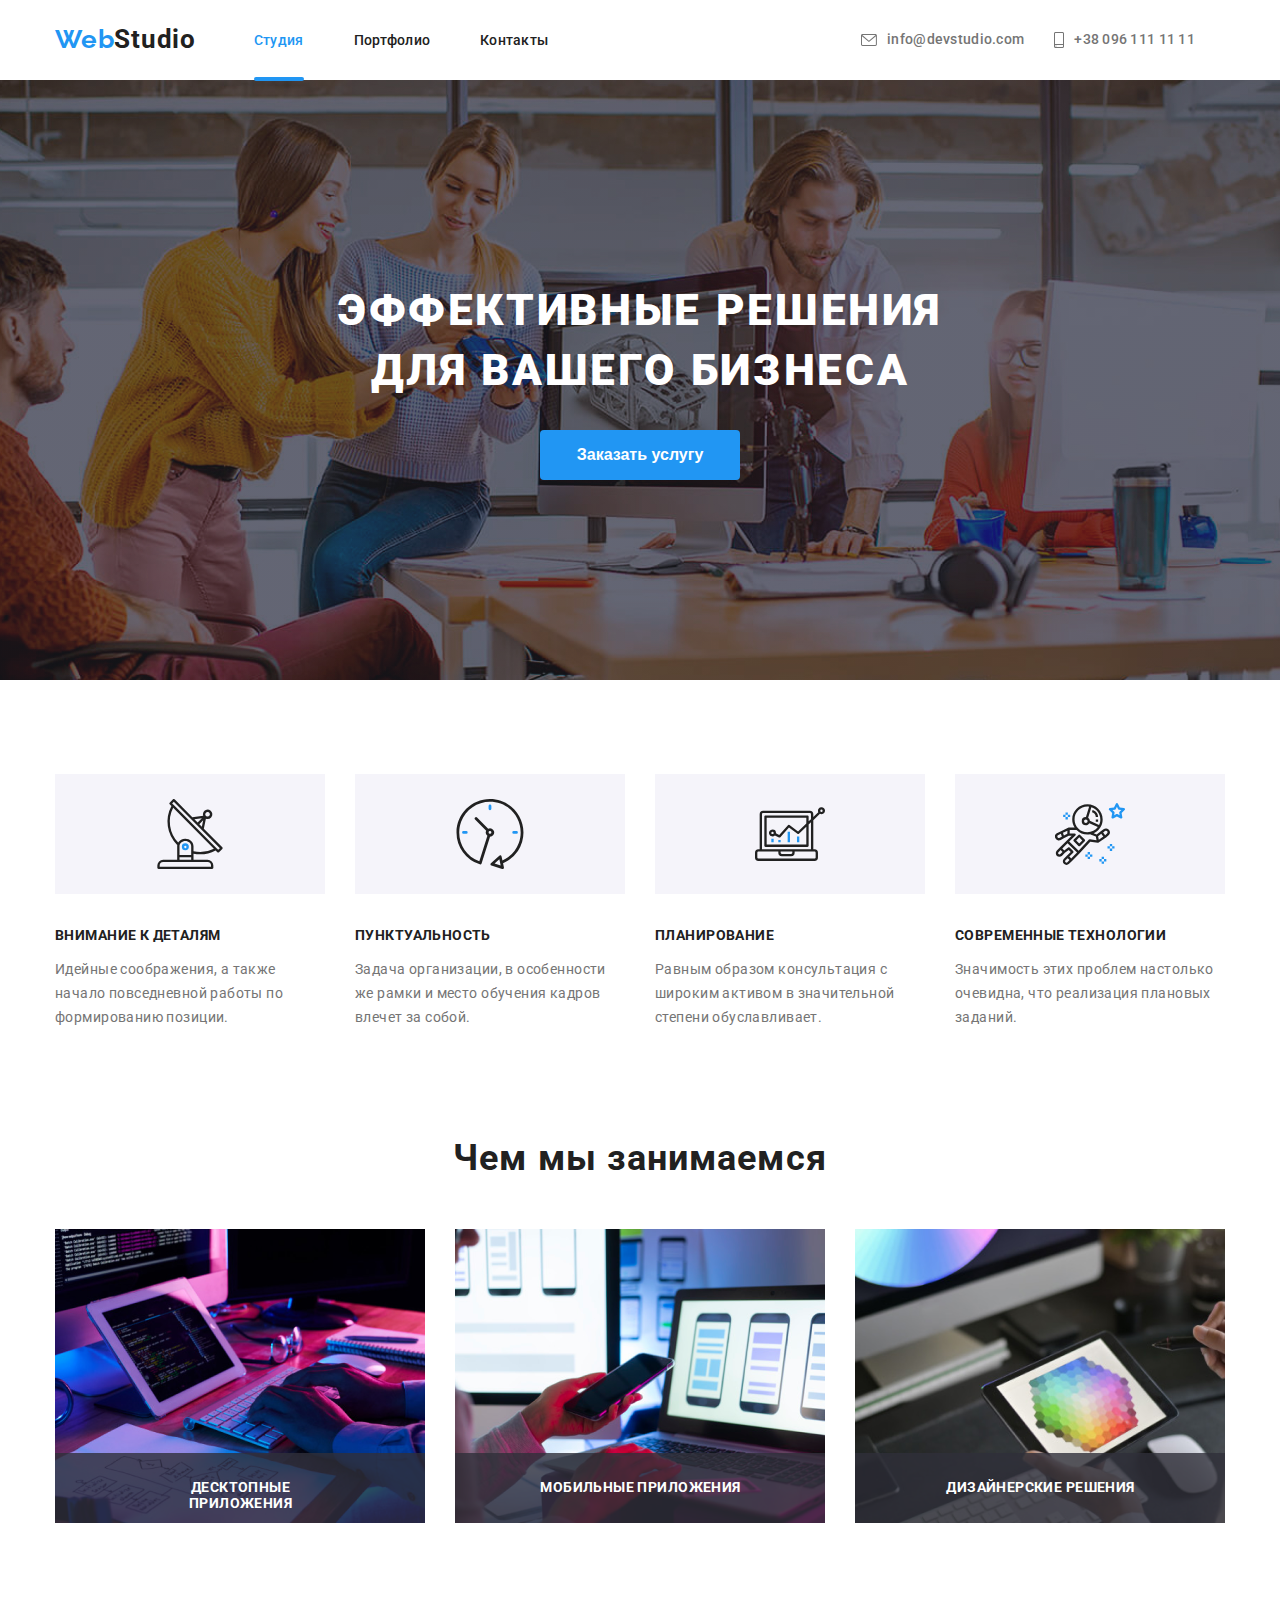
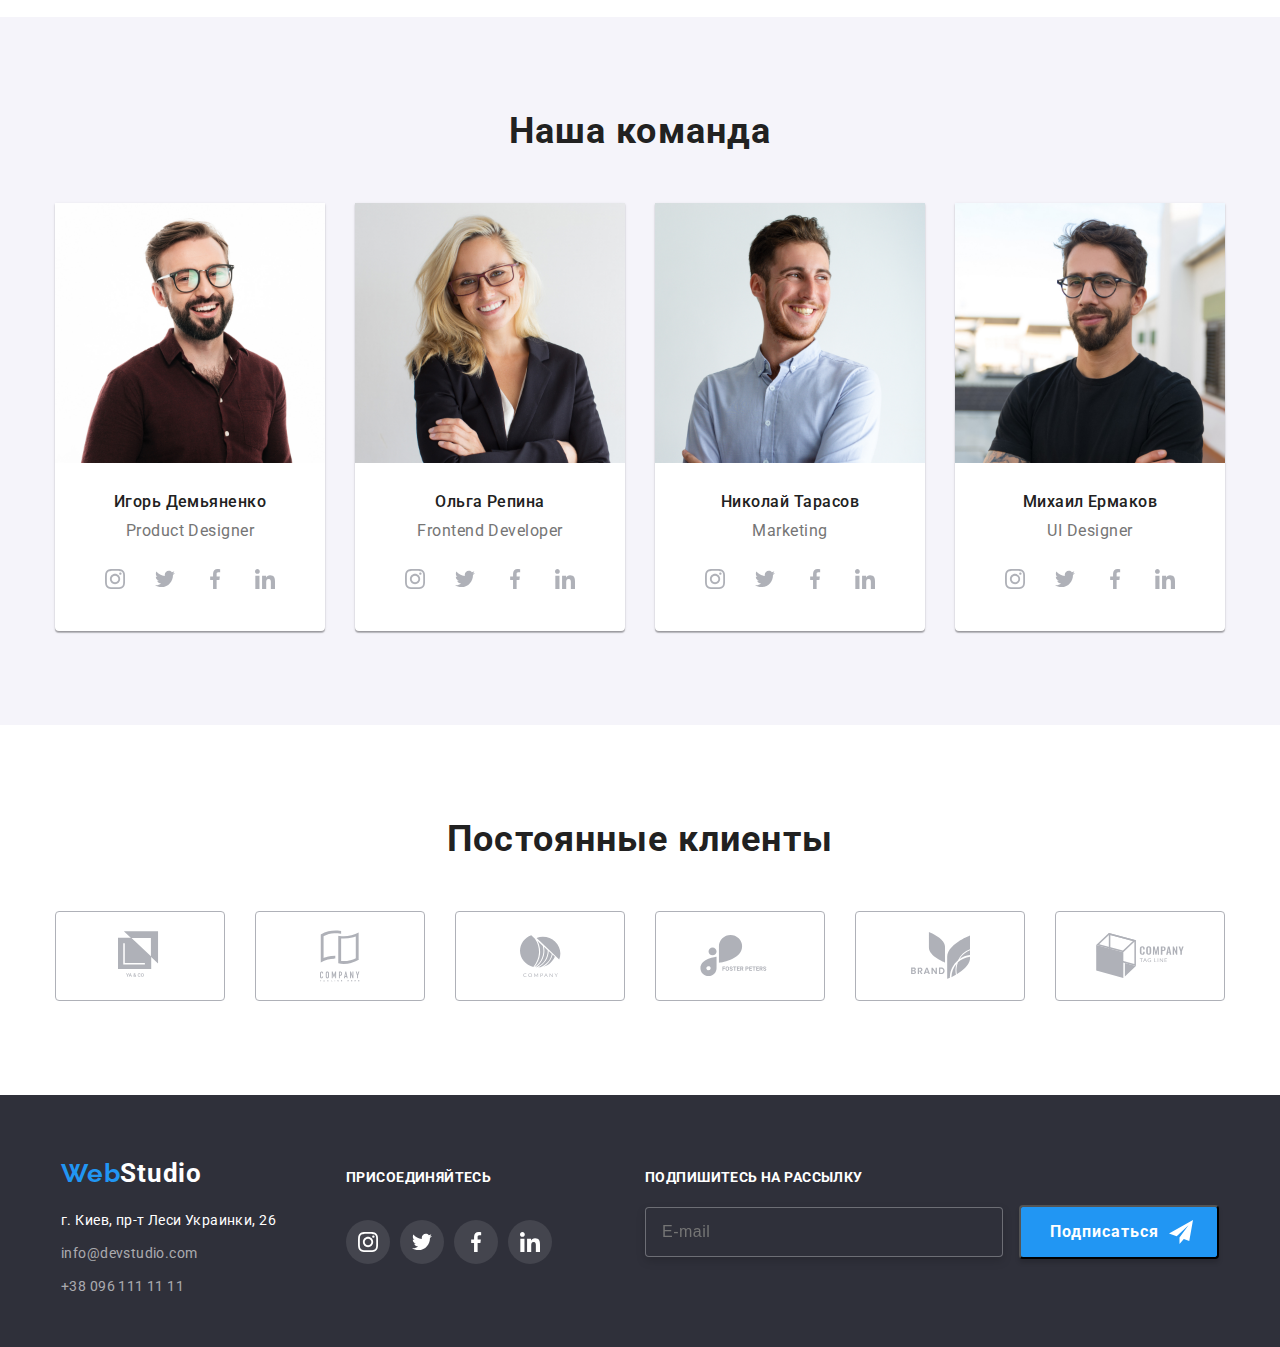
<file: index.html>
<!DOCTYPE html>
<html lang="ru">
  <head>
    <meta charset="UTF-8" />
    <meta name="viewport" content="width=device-width, initial-scale=1.0" />
    

    <title>Web Studio</title>
    <link rel="normalize" href="./css/normalize.css">
    <link rel="stylesheet" href="./css/style.css">
    <link
      href="https://fonts.googleapis.com/css2?family=Oleo+Script&family=Raleway:wght@700&family=Roboto:wght@400;500;700&display=swap"
      rel="stylesheet">
  </head>
  <body>
    <header>
      <!--ШАПКА САЙТА-->
      <div class="container">
        <nav class="container-head">
          <a class="logo link" href="./index.html"><span>Web</span>Studio</a>
          <ul class="nav list">
            <li><a class="nav-link-active link" href="#">Студия</a></li>
            <li><a class="nav-link link" href="./portfolio.html">Портфолио</a></li>
            <li><a class="nav-link link" href="#">Контакты</a></li>
          </ul>
        
          <ul class="list nav items">
            <li class="list nav items">
              <div class="contacts-nav">
                <svg class="nav-icon-mail" width="16" height="12">
                  <use class="icon-mail" href="./images/sprite.svg#icon-mail"></use>
                </svg>
                <a class="nav-mail link" href="mailto:info@devstudio.com">info@devstudio.com</a>
              </div>
            </li>
              
            <li class="list nav items">
              <div class="contacts-nav">
                <svg class="nav-icon-tel" width="10" height="16">
                  <use class="icon-tel" href="./images/sprite.svg#icon-tel"></use>
                </svg>
                <a class="nav-tel link" href="tel:380961111111">+38 096 111 11 11</a>
              </div>
            </li>
          </ul>
        </nav>
      </div>
    </header>
    <!--КОНЕЦ ШАПКИ-->

    <main>
        <section class="hero">
          <!--HERO БЛОК-->
          <div class="container">
            <h1 class="hero-h">Эффективные решения для вашего бизнеса</h1>
            <button data-modal-open class="hero-btn">Заказать услугу</button>
          </div>
          
        </section>
        <!--КОНЕЦ HERO БЛОК-->
      

      <section class="work">
        <!--ЧЕМ ЗАНИМАЕМСЯ-->
        <div class="container">
            <ul class="work-list list">
              <li class="work-items">
                <div class="work-icons first"></div>
                <h3 class="work-head">Внимание к деталям</h3>
                <p class="work-text">
                  Идейные соображения, а также начало повседневной работы по
                  формированию позиции.
                </p>
              </li>
              <li class="work-items">
                <div class="work-icons second"></div>
                <h3 class="work-head">Пунктуальность</h3>
                <p class="work-text">
                  Задача организации, в особенности же рамки и место обучения кадров
                  влечет за собой.
                </p>
              </li>
              <li class="work-items">
                <div class="work-icons third"></div>
                <h3 class="work-head">Планирование</h3>
                <p class="work-text">
                  Равным образом консультация с широким активом в значительной
                  степени обуславливает.
                </p>
              </li>
              <li class="work-items">
                <div class="work-icons fourth"></div>
                <h3 class="work-head">Современные технологии</h3>
                <p class="work-text">
                  Значимость этих проблем настолько очевидна, что реализация
                  плановых заданий.
                </p>
              </li>
            </ul>
        </div>
        
        
        <h2 class="whatwedo">Чем мы занимаемся</h2>
        <ul class="list list-items">
          <li class="list-item"><img src="./images/wwd1.png" alt="our work" />
          <p class="wedo-label">Десктопные приложения</p>
          </li>
          <li class="list-item"><img src="./images/wwd2.png" alt="our work" />
          <p class="wedo-label">Мобильные приложения</p>
          </li>
          <li class="list-item"><img src="./images/wwd3.png" alt="our work" />
          <p class="wedo-label">Дизайнерские решения</p>
          </li>
        </ul>
      </section>
      <!--КОНЕЦ ЧЕМ МЫ ЗАНИМАЕМСЯ-->

      <section class="team">
        <!--НАША КОМАНДА-->
        <h2 class="team-title">Наша команда</h2>
        <ul class="team-list list">
          <li class="team-card">
              <div>
                <img src="./images/team1.jpg" alt="фото Игорь Демьяненко" width="270"/>
                <div>
                  <h3 class="team-name">Игорь Демьяненко</h3>
                  <p class="team-pos">Product Designer</p>
                </div>
                <div class="social-links">
                    <div class="social-link">
                      <svg class="social-icon">
                        <use href="./images/sprite.svg#icon-instagram"></use>
                      </svg>
                    </div>
                    <div class="social-link">
                      <svg class="social-icon">
                        <use href="./images/sprite.svg#icon-twitter"></use>
                      </svg>
                    </div>
                    <div class="social-link">
                      <svg class="social-icon">
                        <use href="./images/sprite.svg#icon-facebook"></use>
                      </svg>
                    </div>
                    <div class="social-link">
                      <svg class="social-icon">
                        <use href="./images/sprite.svg#icon-linkedin"></use>
                      </svg>
                    </div>
                  </div>
                
                </div>
          </li>
          <li class="team-card">
            <div>
              <img src="./images/team2.jpg" alt="фото Ольга Репина" width="270" />
              <div>
                <h3 class="team-name">Ольга Репина</h3>
                <p class="team-pos">Frontend Developer</p>
              </div>
              <div class="social-links">
                <div class="social-link">
                  <svg class="social-icon">
                    <use href="./images/sprite.svg#icon-instagram"></use>
                  </svg>
                </div>
                <div class="social-link">
                  <svg class="social-icon">
                    <use href="./images/sprite.svg#icon-twitter"></use>
                  </svg>
                </div>
                <div class="social-link">
                  <svg class="social-icon">
                    <use href="./images/sprite.svg#icon-facebook"></use>
                  </svg>
                </div>
                <div class="social-link">
                  <svg class="social-icon">
                    <use href="./images/sprite.svg#icon-linkedin"></use>
                  </svg>
                </div>
              </div>
            </div>
          </li>
          <li class="team-card">
            <div>
              <img src="./images/team3.jpg" alt="фото Николай Тарасов" width="270" />
              <div>
                <h3 class="team-name">Николай Тарасов</h3>
                <p class="team-pos">Marketing</p>
              </div>
              <div class="social-links">
                <div class="social-link">
                  <svg class="social-icon">
                    <use href="./images/sprite.svg#icon-instagram"></use>
                  </svg>
                </div>
                <div class="social-link">
                  <svg class="social-icon">
                    <use href="./images/sprite.svg#icon-twitter"></use>
                  </svg>
                </div>
                <div class="social-link">
                  <svg class="social-icon">
                    <use href="./images/sprite.svg#icon-facebook"></use>
                  </svg>
                </div>
                <div class="social-link">
                  <svg class="social-icon">
                    <use href="./images/sprite.svg#icon-linkedin"></use>
                  </svg>
                </div>
              </div>
            </div>
          </li>
          <li class="team-card">
            <div>
              <img src="./images/team4.jpg" alt="фото Михаил Ермаков" width="270" />
              <div>
                <h3 class="team-name">Михаил Ермаков</h3>
                <p class="team-pos">UI Designer</p>
              </div>
              <div class="social-links">
                <div class="social-link">
                  <svg class="social-icon">
                    <use href="./images/sprite.svg#icon-instagram"></use>
                  </svg>
                </div>
                <div class="social-link">
                  <svg class="social-icon">
                    <use href="./images/sprite.svg#icon-twitter"></use>
                  </svg>
                </div>
                <div class="social-link">
                  <svg class="social-icon">
                    <use href="./images/sprite.svg#icon-facebook"></use>
                  </svg>
                </div>
                <div class="social-link">
                  <svg class="social-icon">
                    <use href="./images/sprite.svg#icon-linkedin"></use>
                  </svg>
                </div>
              </div>
            </div>
          </li>
        </ul>
      </section>
      <!-- КОНЕЦ НАША КОМАНДА-->

      <!-- ПОСТОЯННЫЕ КЛИЕНТЫ -->
      <section>
        <div class="container">
          <h2 class="clients-title">Постоянные клиенты</h2>
          <ul class="clients list">
            <li class="client-card">
              <svg class="client-item" width="44.27" height="49.23">
                <use class="card-svg" href="./images/sprite.svg#icon-client1"></use>
              </svg>
            </li>
            <li class="client-card">
              <svg class="client-item" width="40" height="52">
                <use href="./images/sprite.svg#icon-client2"></use>
              </svg>
            </li>
            <li class="client-card">
              <svg class="client-item" width="41" height="42.6">
                <use href="./images/sprite.svg#icon-client3"></use>
              </svg>
            </li>
            <li class="client-card">
              <svg class="client-item" width="79.66" height="42.02">
                <use href="./images/sprite.svg#icon-client4"></use>
              </svg>
            </li>
            <li class="client-card">
              <svg class="client-item" width="59" height="47">
                <use href="./images/sprite.svg#icon-client5"></use>
              </svg>
            </li>
            <li class="client-card">
              <svg class="client-item" width="88.48" height="45.44">
                <use href="./images/sprite.svg#icon-client6"></use>
              </svg>
            </li>
          </ul>
        </div>
        
      </section>
      <!-- КОНЕЦ ПОСТОЯННЫЕ КЛИЕНТЫ -->
    </main>

    <footer class="footer">
      <!--ПОДВАЛ-->
      <div class="container footer-flex">
        <div>
          <a class="logo-footer link" href="./index.html"><span>Web</span>Studio</a>
          <ul class="list footer-list">
            <li>
              <a class="footer-adress link" href="https://goo.gl/maps/5Qw8rZGQF39L1Vfs9">г. Киев, пр-т Леси Украинки, 26</a>
            </li>
            <li>
              <a class="footer-contacts-mail link" href="mailto:info@devstudio.com">info@devstudio.com</a>
            </li>
            <li>
              <a class="footer-contacts-tel link" href="tel:380961111111"> +38 096 111 11 11</a>
            </li>
          </ul>
        </div>
        
          
          <div class="footer-social">
            <p class="footer-title">присоединяйтесь</p>

            <ul class="social-links-footer list">
              <li class="social-link-footer">
                <svg class="social-icon-footer">
                  <use href="./images/sprite.svg#icon-instagram"></use>
                </svg>
              </li>
              <li class="social-link-footer">
                <svg class="social-icon-footer">
                  <use href="./images/sprite.svg#icon-twitter"></use>
                </svg>
              </li>
              <li class="social-link-footer">
                <svg class="social-icon-footer">
                  <use href="./images/sprite.svg#icon-facebook"></use>
                </svg>
              </li>
              <li class="social-link-footer">
                <svg class="social-icon-footer">
                  <use href="./images/sprite.svg#icon-linkedin"></use>
                </svg>
              </li>
            </ul>
          </div>
          <div class="footer-form">
            <p class="footer-form-title">Подпишитесь на рассылку</p>
            <form class="form">
              <input class="form-input" type="text" placeholder="E-mail" />
            
              <button class="form-btn" type="submit">Подписаться</button>
            </form>
          </div>
          
      </div>
    </footer>
    <!--КОНЕЦ ПОДВАЛА-->

    <!--МОДАЛЬНОЕ ОКНО-->
    <div class="backdrop is-hidden" data-modal>
      <div class="modal">
        <div class="modal-container">
          <button class="modal-btn-close" data-modal-close>
            <svg class="svg-btn">
              <use href="./images/sprite.svg#icon-close"></use>
            </svg>
          </button>
          <form class="form">
            <p class="modal-title">Оставьте свои данные, мы вам перезвоним</p>
          
            <label class="form-field">
              <span class="form-field-label">Имя</span>
              <svg class="modal-form-icon">
                <use class="form-icon" href="./images/sprite.svg#icon-modal-name"></use>
              </svg>
              <input type="text" class="modal-form-input" name="name" required>
          
            </label>
          
            <label class="form-field">
              <span class="form-field-label">Телефон</span>
              <svg class="modal-form-icon">
                <use class="form-icon" href="./images/sprite.svg#icon-modal-tel"></use>
              </svg>
              <input type="tel" class="modal-form-input" name="tel" required>
          
            </label>
          
            <label class="form-field">
              <span class="form-field-label">Почта</span>
              <svg class="modal-form-icon">
                <use class="form-icon" href="./images/sprite.svg#icon-modal-email"></use>
              </svg>
              <input type="email" class="modal-form-input" name="email" required>
          
            </label>
            <label class="form-field">
              <span class="form-field-label">Комментарий</span>
              <textarea class="modal-form-input comment" name="comment" placeholder="Введите текст"></textarea>
            </label>
          
            <div class="form-check">
              <input type="checkbox" class="form-input-check" name="agreement" value="agreement" id="agreement">
              <label class="form-field-label" for="agreement">Соглашаюсь с рассылкой и принимаю <a href="#">Условия договора</a></label>
            </div>
          
          </form>
          

        </div>
        <button class="btn-modal-send">Отправить</button>
        
      </div>
      
    </div>
    <!--КОНЕЦ МОДАЛЬНОГО ОКНА-->
    <script src="./js/modal.js"></script>
  </body>
</html>
</file>
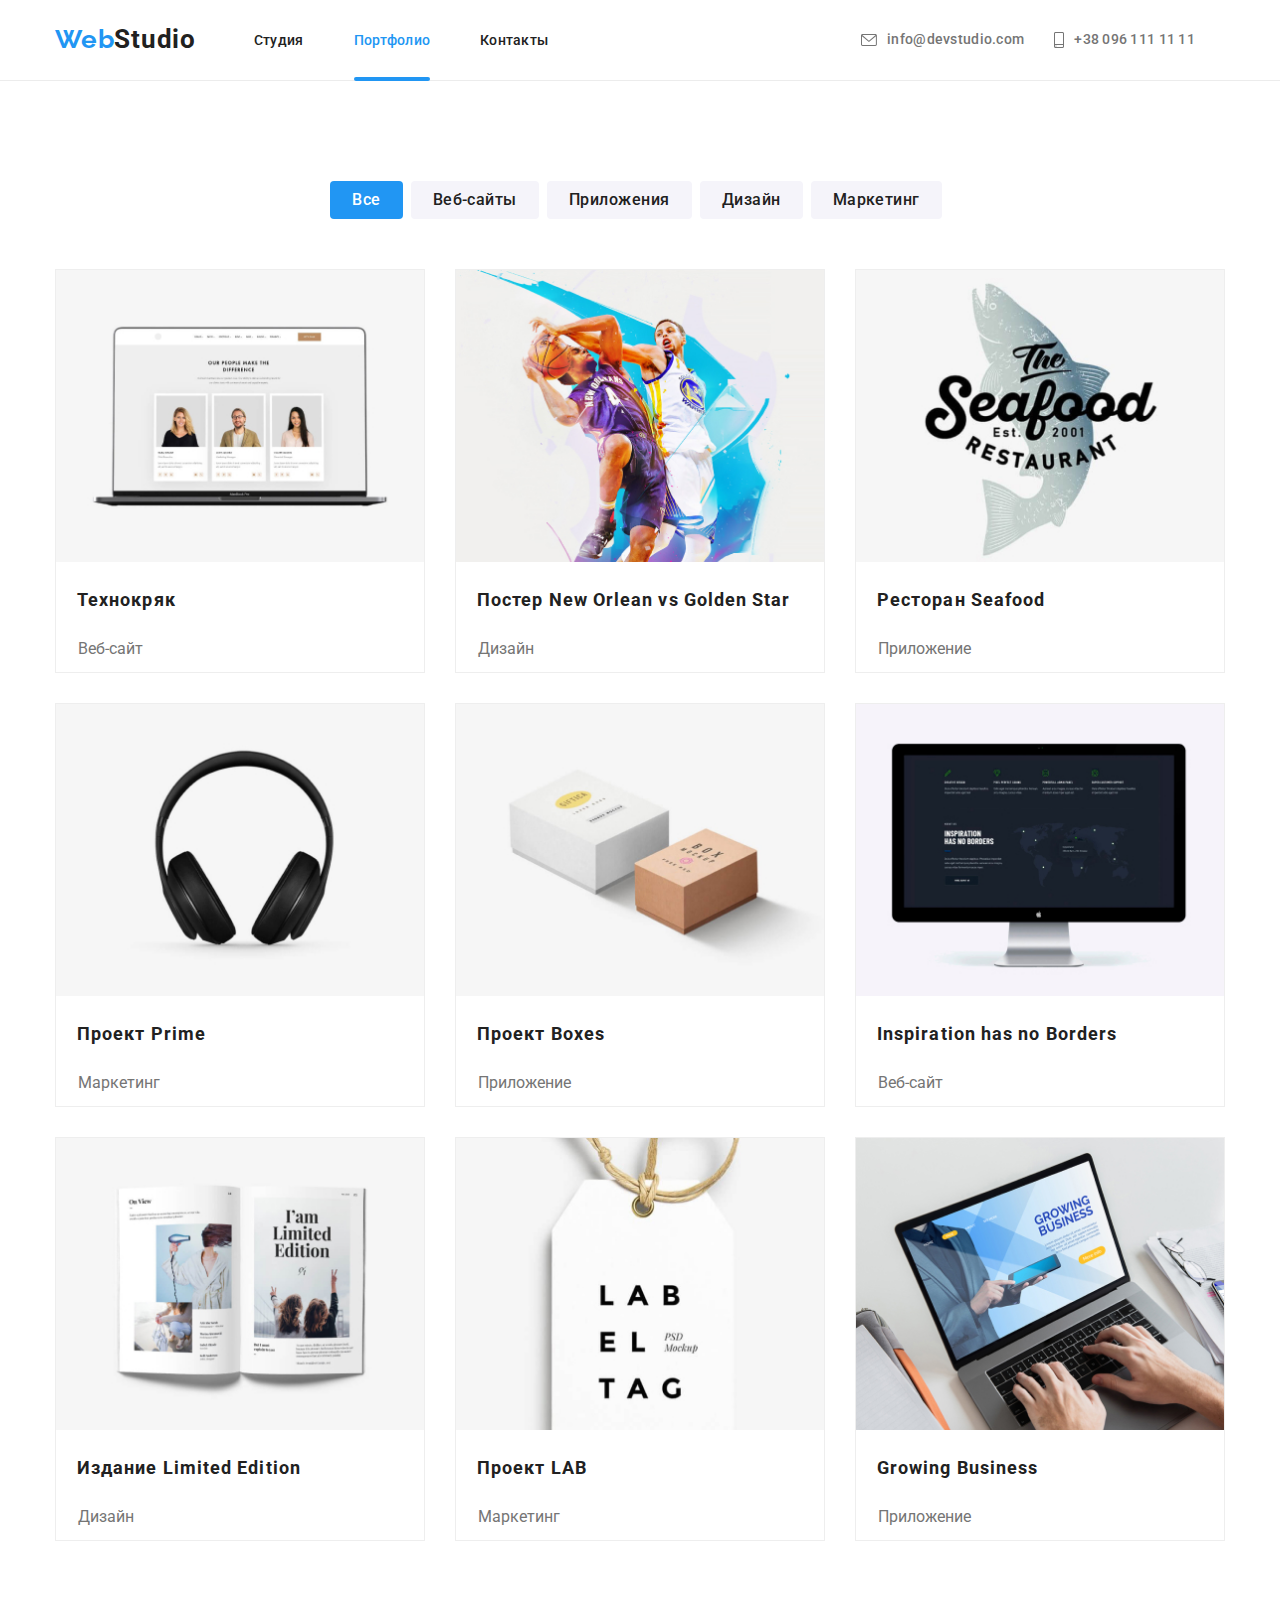
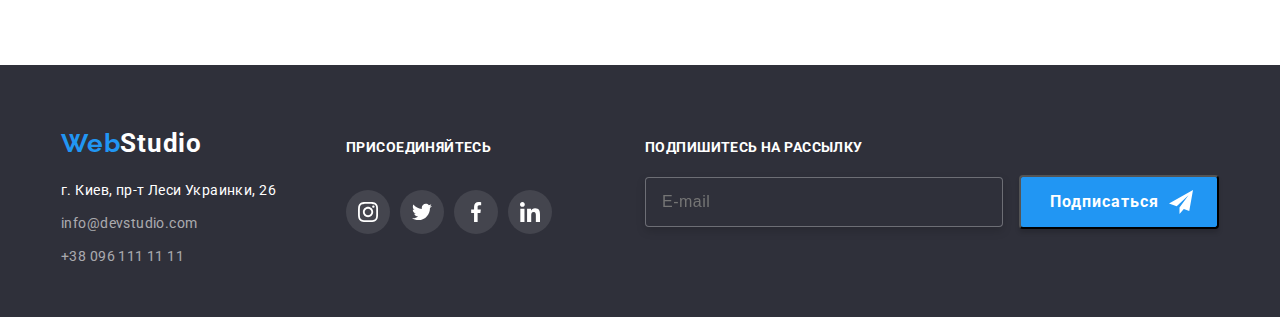
<file: portfolio.html>
<!DOCTYPE html>
<html lang="ru">

<head>
    <meta charset="UTF-8" />
    <meta name="viewport" content="width=device-width, initial-scale=1.0" />


    <title>Web Studio</title>
    <link rel="normalize" href="./css/normalize.css">
    <link rel="stylesheet" href="./css/style.css">
    <link
        href="https://fonts.googleapis.com/css2?family=Oleo+Script&family=Raleway:wght@700&family=Roboto:wght@400;500;700&display=swap"
        rel="stylesheet">
</head>

<body>
    <header>
        <!--ШАПКА САЙТА-->
        <div class="head">
            <div class="container">
                <nav class="container-head">
                    <a class="logo link" href="./index.html"><span>Web</span>Studio</a>
                    <ul class="nav list">
                        <li><a class="nav-link link" href="./index.html">Студия</a></li>
                        <li><a class="nav-link-active link" href="./portfolio.html">Портфолио</a></li>
                        <li><a class="nav-link link" href="#">Контакты</a></li>
                    </ul>
            
                    <ul class="list nav items">
                        <li class="list nav items">
                            <div class="contacts-nav">
                                <svg class="nav-icon-mail" width="16" height="12">
                                    <use class="icon-mail" href="./images/sprite.svg#icon-mail"></use>
                                </svg>
                                <a class="nav-mail link" href="mailto:info@devstudio.com">info@devstudio.com</a>
                            </div>
                        </li>
            
                        <li class="list nav items">
                            <div class="contacts-nav">
                                <svg class="nav-icon-tel" width="10" height="16">
                                    <use class="icon-tel" href="./images/sprite.svg#icon-tel"></use>
                                </svg>
                                <a class="nav-tel link" href="tel:380961111111">+38 096 111 11 11</a>
                            </div>
                        </li>
                    </ul>
                </nav>
            </div>
        </div>
        
    </header>
    <!--КОНЕЦ ШАПКИ-->

    <main>
        <!-- ПОРТФОЛИО -->
        <div class="container">
            <section class="portfolio-page">
                <h2 class="visually-hidden">Портфолио</h2>
                <ul class="portfolio-nav list">
                    <li><button class="port-nav-btn port-active">Все</button></li>
                    <li><button class="port-nav-btn">Веб-сайты</button></li>
                    <li><button class="port-nav-btn">Приложения</button></li>
                    <li><button class="port-nav-btn">Дизайн</button></li>
                    <li><button class="port-nav-btn">Маркетинг</button></li>
                </ul>
            
                <ul class="products list">
                    <li class="cards">
                        <a class="product-cards link" href="">
                            <div class="overlay-img">
                                <img src="./images/port1.jpg" alt="ноутбук" />
                                <p class="prodact-label">Технокряк это современная площадка распространения коронавируса. Компании используют эту
                                        платформу для цифрового
                                        шпионажа и атак на защищённые сервера конкурентов.</p>
                            </div>
                            <div>
                                <h3 class="port-name">Технокряк</h3>
                                <p class="port-sub">Веб-сайт</p>
                            </div>
                        </a>
                    </li>
                    <li class="cards">
                        <a class="product-cards link" href="">
                            <div class="overlay-img">
                                <img src="./images/port2.jpg" alt="баскетбол" />
                                <p class="prodact-label">Технокряк это современная площадка распространения коронавируса. Компании используют эту
                                    платформу для цифрового
                                    шпионажа и атак на защищённые сервера конкурентов.</p>
                            </div>
                            <div>  
                                    <h3 class="port-name">Постер New Orlean vs Golden Star</h3>
                                    <p class="port-sub">Дизайн</p>
                            </div>
                        </a>
                    </li>
                    <li class="cards">
                        <a class="product-cards link" href="">
                            <div class="overlay-img">
                                <img src="./images/port3.jpg" alt="ресторан" />
                                <p class="prodact-label">Технокряк это современная площадка распространения коронавируса. Компании
                                    используют эту
                                    платформу для цифрового
                                    шпионажа и атак на защищённые сервера конкурентов.</p>
                            </div>
                            <div>
                                <h3 class="port-name">Ресторан Seafood</h3>
                                <p class="port-sub">Приложение</p>
                            </div>
                        </a>
                    </li>
                    <li class="cards">
                        <a class="product-cards link" href="">
                            <div class="overlay-img">
                                <img src="./images/port4.jpg" alt="наушники" />
                                <p class="prodact-label">Технокряк это современная площадка распространения коронавируса. Компании
                                    используют эту
                                    платформу для цифрового
                                    шпионажа и атак на защищённые сервера конкурентов.</p>
                            </div>
                            <div>
                                <h3 class="port-name">Проект Prime</h3>
                                <p class="port-sub">Маркетинг</p>
                            </div>
                        </a>
                    </li>
                    <li class="cards">
                        <a class="product-cards link" href="">
                            <div class="overlay-img">
                                <img src="./images/port5.jpg" alt="коробки" />
                                <p class="prodact-label">Технокряк это современная площадка распространения коронавируса. Компании
                                    используют эту
                                    платформу для цифрового
                                    шпионажа и атак на защищённые сервера конкурентов.</p>
                            </div>
                            <div>
                                <h3 class="port-name">Проект Boxes</h3>
                                <p class="port-sub">Приложение</p>
                            </div>
                        </a>
                    </li>
                    <li class="cards">
                        <a class="product-cards link" href="">
                            <div class="overlay-img">
                                <img src="./images/port6.jpg" alt="компьютер" />
                                <p class="prodact-label">Технокряк это современная площадка распространения коронавируса. Компании
                                    используют эту
                                    платформу для цифрового
                                    шпионажа и атак на защищённые сервера конкурентов.</p>
                            </div>
                            <div>
                                <h3 class="port-name">Inspiration has no Borders</h3>
                                <p class="port-sub">Веб-сайт</p>
                            </div>
                        </a>
                    </li>
                    <li class="cards">
                        <a class="product-cards link" href="">
                            <div class="overlay-img">
                                <img src="./images/port7.jpg" alt="книги" />
                                <p class="prodact-label">Технокряк это современная площадка распространения коронавируса. Компании
                                    используют эту
                                    платформу для цифрового
                                    шпионажа и атак на защищённые сервера конкурентов.</p>
                            </div>
                            <div>
                                <h3 class="port-name">Издание Limited Edition</h3>
                                <p class="port-sub">Дизайн</p>
                            </div>
                        </a>
                    </li>
                    <li class="cards">
                        <a class="product-cards link" href="">
                            <div class="overlay-img">
                                <img src="./images/port8.jpg" alt="лейбл" />
                                <p class="prodact-label">Технокряк это современная площадка распространения коронавируса. Компании
                                    используют эту
                                    платформу для цифрового
                                    шпионажа и атак на защищённые сервера конкурентов.</p>
                            </div>
                            <div>
                                <h3 class="port-name">Проект LAB</h3>
                                <p class="port-sub">Маркетинг</p>
                            </div>
                        </a>
                    </li>
                    <li class="cards">
                        <a class="product-cards link" href="">
                            <div class="overlay-img">
                                <img src="./images/port9.jpg" alt="ноутбук" />
                                <p class="prodact-label">Технокряк это современная площадка распространения коронавируса. Компании
                                    используют эту
                                    платформу для цифрового
                                    шпионажа и атак на защищённые сервера конкурентов.</p>
                            </div>
                            <div>
                                <h3 class="port-name">Growing Business</h3>
                                <p class="port-sub">Приложение</p>
                            </div>
                        </a>
                    </li>
                </ul>
            </section>
        </div>
        
        <!--КОНЕЦ ПОРТФОЛИО -->
    </main>

    <footer class="footer">
        <!--ПОДВАЛ-->
        <div class="container footer-flex">
            <div>
                <a class="logo-footer link" href="./index.html"><span>Web</span>Studio</a>
                <ul class="list footer-list">
                    <li>
                        <a class="footer-adress link" href="https://goo.gl/maps/5Qw8rZGQF39L1Vfs9">г. Киев, пр-т Леси
                            Украинки, 26</a>
                    </li>
                    <li>
                        <a class="footer-contacts-mail link" href="mailto:info@devstudio.com">info@devstudio.com</a>
                    </li>
                    <li>
                        <a class="footer-contacts-tel link" href="tel:380961111111"> +38 096 111 11 11</a>
                    </li>
                </ul>
            </div>
    
    
            <div class="footer-social">
                <p class="footer-title">присоединяйтесь</p>
    
                <ul class="social-links-footer list">
                    <li class="social-link-footer">
                        <svg class="social-icon-footer">
                            <use href="./images/sprite.svg#icon-instagram"></use>
                        </svg>
                    </li>
                    <li class="social-link-footer">
                        <svg class="social-icon-footer">
                            <use href="./images/sprite.svg#icon-twitter"></use>
                        </svg>
                    </li>
                    <li class="social-link-footer">
                        <svg class="social-icon-footer">
                            <use href="./images/sprite.svg#icon-facebook"></use>
                        </svg>
                    </li>
                    <li class="social-link-footer">
                        <svg class="social-icon-footer">
                            <use href="./images/sprite.svg#icon-linkedin"></use>
                        </svg>
                    </li>
                </ul>
            </div>
            <div class="footer-form">
                <p class="footer-form-title">Подпишитесь на рассылку</p>
                <form class="form">
                    <input class="form-input" type="text" placeholder="E-mail" />
    
                    <button class="form-btn" type="submit">Подписаться</button>
                </form>
            </div>
    
        </div>
    </footer>
    <!--КОНЕЦ ПОДВАЛА-->
</body>

</html>
</file>
<file: css/style.css>
:root {
  --primary-text-color: #757575;
  --hr-text-color: #212121;
  --primary-accent-color: #2196f3;
  --primary-bg-color: #e5e5e5;
  --secondary-bg-color: #f5f4fa;
  --footer-color: #2f303a;
  --hover-animation: transform 250ms cubic-bezier(0.4, 0, 0.2, 1);
}

html {
  box-sizing: border-box;
}
*,
*::before,
*::after {
  box-sizing: inherit;
}

img {
  display: block;
  max-width: 100%;
  height: auto;
}

body {
  font-family: Roboto, sans-serif;
  font-style: normal;
  color: var(--primary-text-color);
  background-color: #ffffff;
  margin: 0;
}

.link {
  text-decoration: none;
}

.list {
  list-style-type: none;
  padding: 0;
  margin: 0;
}

/* ШАПКА */
.head {
  border-bottom: 1px solid #ececec;
}

.container-head {
  width: 1170px;
  display: flex;
  justify-content: space-between;
  align-items: center;
}

.link > span {
  font-family: Raleway;
  color: var(--primary-accent-color);
  font-size: 26px;
  font-weight: 700;
  line-height: 1.19;
  letter-spacing: 0.03em;
  text-align: left;
}

.logo,
.logo-footer {
  color: var(--hr-text-color);
  font-weight: bold;
  font-size: 26px;
  line-height: 1.19;
  letter-spacing: 0.03em;
  margin-top: 24px;
  margin-bottom: 25px;
}

.logo-footer {
  color: #ffffff;
}

.nav {
  display: flex;
}

.nav-link,
.nav-link-active,
.nav-mail {
  color: var(--hr-text-color);
  font-weight: 500;
  font-size: 14px;
  line-height: 1.14;
  letter-spacing: 0.02em;
  margin-left: 50px;
}

.nav-mail {
  color: var(--primary-text-color);
}

.nav-link-active {
  position: relative;

  display: inline-block;
  color: var(--primary-accent-color);
}

.nav-link-active::after {
  position: absolute;
  left: 0;
  bottom: -32px;

  content: "";
  width: 100%;
  height: 4px;
  border-radius: 2px;
  background-color: var(--primary-accent-color);
}

.nav-link:hover,
.nav-link:focus,
.nav-mail:hover,
.nav-mail:focus,
.nav-tel:hover,
.nav-tel:focus {
  transition: var(--hover-animation);
  color: var(--primary-accent-color);
}

.contacts-nav {
  display: flex;
  align-items: center;
}

.contacts-nav:hover,
.contacts-nav:focus {
  transition: var(--hover-animation);
  color: var(--primary-accent-color);
}

.nav-tel {
  font-size: 14px;
  font-weight: 500;
  line-height: 1.14;
  letter-spacing: 0.02em;
  text-align: left;
  color: var(--primary-text-color);
  margin-left: 10px;
  margin-right: 30px;
}

.items {
  display: flex;
  align-items: center;
  justify-content: center;
}

.nav-icon-tel {
  margin-left: 30px;
}
.icon-mail,
.icon-tel {
  fill: currentColor;
}

.nav-icon-mail {
  margin-left: 305px;
}
.nav-mail {
  margin-left: 10px;
}

/* КОНЕЦ ШАПКИ */

/* ГЕРОЙ */

.hero {
  background-image: linear-gradient(
      to right,
      rgba(47, 48, 58, 0.4),
      rgba(47, 48, 58, 0.4)
    ),
    url(../images/bg-hero.jpg);
  background-repeat: no-repeat;
  background-position: center;
  background-color: var(--footer-color);
  padding-top: 200;
  text-align: center;
}

.hero-h {
  font-weight: 900;
  font-size: 44px;
  line-height: 60px;
  color: #ffffff;
  letter-spacing: 0.06em;
  text-transform: uppercase;
  width: 696px;
  padding-top: 200px;
  margin: 0 auto;
  margin-top: 0;
}

.hero-btn {
  width: 1170px;
  font-weight: bold;
  font-size: 16px;
  line-height: 1.87;
  color: #ffffff;
  background-color: var(--primary-accent-color);

  width: 200px;
  height: 50px;
  left: 700px;
  top: 430px;
  border-radius: 4px;
  border: none;

  margin-top: 30px;
  margin-bottom: 200px;
  margin-right: auto;
  margin-left: auto;
}

.hero-btn:hover,
.hero-btn:focus {
  transition: var(--hover-animation);
  color: var(--primary-accent-color);
  background-color: white;
  cursor: pointer;
}
/* КОНЕЦ ГЕРОЙ */

/* ЧЕМ ЗАНИМАЕМСЯ */

.work {
  background: #ffffff;
  margin-bottom: 94px;
}

.work-list {
  display: flex;
  align-items: center;
  margin-bottom: 94px;
  justify-content: space-between;
}

.work-items {
  width: 270px;
  margin-top: 94px;
}

.work-icons {
  display: inline-block;
  width: 270px;
  height: 120px;

  background-color: #f5f4fa;
  background-repeat: no-repeat;
  background-position: center;
}

.first {
  background-image: url(../images/antenna.svg);
}

.second {
  background-image: url(../images/clock.svg);
}

.third {
  background-image: url(../images/diagram.svg);
}

.fourth {
  background-image: url(../images/astronaut.svg);
}

.work-head {
  font-weight: 700;
  font-size: 14px;
  line-height: 1.14;
  letter-spacing: 0.03em;
  text-transform: uppercase;
  color: var(--hr-text-color);
  margin-top: 30px;
  margin-bottom: 10px;
}

.work-text {
  font-size: 14px;
  line-height: 1.71;
  letter-spacing: 0.03em;
  color: var(--primary-text-color);
  max-width: 270px;
}

.whatwedo {
  font-weight: 700;
  font-size: 36px;
  line-height: 1.16;
  text-align: center;
  letter-spacing: 0.03em;
  color: var(--hr-text-color);
}

.list-items {
  /* position: relative; */
  display: flex;
  justify-content: space-between;
  width: 1170px;
  padding-left: 0;
  margin: 0 auto;
  margin-top: 50px;
}

.list-item {
  display: block;
  position: relative;
}

.wedo-label {
  position: absolute;
  width: 100%;
  height: 70px;
  bottom: 0;
  left: 0;
  font-style: normal;
  font-weight: bold;
  font-size: 14px;
  line-height: 1.14;
  letter-spacing: 0.03em;
  text-transform: uppercase;
  background: rgba(47, 48, 58, 0.8);
  padding-top: 27px;
  padding-bottom: 27px;
  padding-left: 83px;
  padding-right: 82px;
  text-align: center;
  margin-top: 0;
  margin-bottom: 0;

  color: #ffffff;
}

/* КОНЕЦ ЧЕМ МЫ ЗАНИМАЕМСЯ */

/* НАША КОМАНДА */

.team {
  background-color: var(--secondary-bg-color);
  padding-top: 94px;
  padding-bottom: 94px;
}

.team-list {
  display: flex;
  width: 1170px;
  margin-top: 50px;
  margin-left: auto;
  margin-right: auto;
  justify-content: space-between;
}

.team-title {
  font-weight: bold;
  font-size: 36px;
  line-height: 1.16;
  text-align: center;
  letter-spacing: 0.03em;
  color: var(--hr-text-color);
  margin: 0;
}

.team-name {
  font-weight: 500;
  font-size: 16px;
  line-height: 1.18;
  letter-spacing: 0.03em;
  text-align: center;
  color: var(--hr-text-color);
  margin-top: 30px;
  margin-bottom: 10px;
}

.team-pos {
  font-size: 16px;
  line-height: 1.18;
  letter-spacing: 0.03em;
  text-align: center;
  color: var(--primary-text-color);
  margin-top: 0;
  margin-bottom: 0;
}

.team-card {
  width: 270px;
  height: 428px;
  background: #ffffff;
  box-shadow: 0px 1px 3px rgba(0, 0, 0, 0.12), 0px 1px 1px rgba(0, 0, 0, 0.14),
    0px 2px 1px rgba(0, 0, 0, 0.2);
  border-radius: 0px 0px 4px 4px;
}

.social-links {
  display: flex;
  justify-content: space-evenly;
  align-items: center;
}

.social-link {
  display: inline-flex;
  justify-content: center;
  align-items: center;
  border: 1px solid transparent;
  border-radius: 50%;
  width: 44px;
  height: 44px;
  color: #afb1b8;
  background-color: #fff;
  margin-top: 16px;
  margin-bottom: 16px;
  padding: 0;
}

.social-link:first-child {
  margin-left: 32px;
}

.social-link:last-child {
  margin-right: 32px;
}

.social-link:hover,
.social-link:focus {
  transition: var(--hover-animation);
  color: #fff;
  background-color: var(--primary-accent-color);
  cursor: pointer;
}
.social-icon {
  width: 20px;
  height: 20px;
  fill: currentColor;
}

/* КОНЕЦ НАША КОМАНДА */

/* Постоянные клиенты */
.clients {
  display: flex;
  align-items: center;
  margin-bottom: 94px;
  justify-content: space-between;
}

.clients-title {
  font-weight: bold;
  font-size: 36px;
  line-height: 1.16;
  text-align: center;
  letter-spacing: 0.03em;
  color: var(--hr-text-color);
  margin-top: 94px;
  margin-bottom: 50px;
}

.client-card {
  width: 170px;
  height: 90px;

  border: 1px solid #afb1b8;
  box-sizing: border-box;
  border-radius: 4px;

  display: flex;
  justify-content: center;
  align-items: center;
}

.client-item {
  fill: #afb1b8;
}

.client-card:hover .client-item,
.client-card:focus .client-item {
  fill: var(--primary-accent-color);
  transition: var(--hover-animation);
}

.client-card:hover,
.client-card:focus {
  border-color: var(--primary-accent-color);
  cursor: pointer;
  transition: var(--hover-animation);
}
/* Конец постоянные клиенты */

/* ПОДВАЛ */

.footer {
  background-color: var(--footer-color);
  padding-top: 60px;
  padding-bottom: 60px;
  height: 252px;
}

.container {
  width: 1200px;
  margin: 0 auto;
  padding: 0 15px;
}

.footer-adress {
  font-size: 14px;
  line-height: 1.71;
  letter-spacing: 0.03em;
  color: #ffffff;
  display: inline-block;
  margin-bottom: 9px;
}

.logo-footer {
  display: inline-block;
  margin-bottom: 20px;
  margin-top: 0;
}

.footer-contacts-mail {
  font-size: 14px;
  line-height: 1.71;
  letter-spacing: 0.03em;
  color: rgba(255, 255, 255, 0.6);
  display: inline-block;
  margin-bottom: 9px;
}

.footer-contacts-tel {
  font-size: 14px;
  line-height: 1.71;
  letter-spacing: 0.03em;
  color: rgba(255, 255, 255, 0.6);
  display: inline-block;
}

.footer-flex {
  display: flex;
  justify-content: center;
  align-items: baseline;
}

.footer-title {
  font-family: Roboto;
  font-style: normal;
  font-weight: bold;
  font-size: 14px;
  line-height: 1.14;
  letter-spacing: 0.03em;
  text-transform: uppercase;

  color: #ffffff;
}

.footer-social {
  margin-left: 70px;
}

.social-links-footer {
  margin-left: 0;
}

.social-link-footer {
  display: inline-flex;
  justify-content: center;
  align-items: center;
  border: 1px solid transparent;
  border-radius: 50%;
  width: 44px;
  height: 44px;
  color: #fff;
  background-color: rgba(255, 255, 255, 0.1);
  margin-top: 20px;
  padding: 0;
}

.social-link-footer:not(:last-child) {
  margin-right: 6px;
}

.social-link-footer:hover,
.social-link-footer:focus {
  transition: var(--hover-animation);
  color: #fff;
  background-color: var(--primary-accent-color);
  cursor: pointer;
}
.social-icon-footer {
  width: 20px;
  height: 20px;
  fill: currentColor;
}

.footer-form {
  display: block;
  margin-left: 93px;
}

.footer-form-title {
  font-weight: bold;
  font-size: 14px;
  line-height: 16px;
  letter-spacing: 0.03em;
  text-transform: uppercase;

  color: #ffffff;
  margin-bottom: 20px;
}

.form-input {
  width: 358px;
  height: 50px;

  border: 1px solid rgba(255, 255, 255, 0.3);
  box-sizing: border-box;
  filter: drop-shadow(0px 4px 4px rgba(0, 0, 0, 0.15));
  border-radius: 4px;
  background-color: var(--footer-color);

  padding-left: 16px;

  font-weight: normal;
  font-size: 16px;
  line-height: 1.25;
  letter-spacing: 0.03em;

  color: rgba(255, 255, 255, 0.6);
}

.form-input:focus {
  border-color: var(--primary-text-color);
}

.form-btn {
  margin-left: 12px;
  width: 200px;

  background: #2196f3;
  box-shadow: 0px 4px 4px rgba(0, 0, 0, 0.15);
  border-radius: 4px;

  font-family: Roboto;
  font-style: normal;
  font-weight: bold;
  font-size: 16px;
  line-height: 1.87;

  padding-left: 29px;
  padding-top: 10px;
  padding-bottom: 10px;

  display: inline-flex;
  align-items: center;
  text-align: center;
  letter-spacing: 0.06em;
  cursor: pointer;

  color: #ffffff;
}

.form-btn:after {
  content: "";
  display: inline-block;
  width: 24px;
  height: 24px;
  background-image: url(../images/icon_send.svg);
  margin-left: 10px;
}

/* КОНЕЦ ПОДВАЛА*/

/* Портфолио */
.portfolio-page {
  background-color: #ffffff;
  box-sizing: border-box;
}

.port-nav-btn,
.port-nav-btn-active {
  background-color: #f5f4fa;
  color: var(--hr-text-color);
  font-family: Roboto;
  font-style: normal;
  font-weight: 500;
  font-size: 16px;
  line-height: 1.62;
  text-align: center;
  letter-spacing: 0.03em;
  margin-right: 8px;
  margin-top: 100px;

  width: auto;
  height: 38px;
  left: 576px;
  top: 174px;
  border-radius: 4px;
  border: none;
  padding: 6px 22px;
}

.portfolio-nav {
  display: flex;
  justify-content: center;
}

.port-nav-btn:hover,
.port-nav-btn:focus {
  transition: var(--hover-animation);
  background-color: var(--primary-accent-color);
  color: #ffffff;
  cursor: pointer;
}

.port-active {
  background-color: var(--primary-accent-color);
  color: #ffffff;
  cursor: pointer;
}

.port-name {
  font-weight: 700;
  font-size: 18px;
  line-height: 36px;
  letter-spacing: 0.06em;
  color: var(--hr-text-color);
  margin-top: 20px;
  margin-bottom: 4px;
  margin-left: 21px;
  margin-right: 21px;
}

.port-sub {
  font-size: 16px;
  line-height: 1.87;
  letter-spacing: 6%;
  color: var(--primary-text-color);
  margin-left: 22px;
  margin-right: 22px;
}

.products {
  width: 1200px;
  display: flex;
  flex-wrap: wrap;
  margin-top: 50px;
  margin-bottom: 94px;
  overflow: hidden;
}

.product-cards {
  display: block;

  width: 370px;
  height: 404px;

  background: #ffffff;
  border: 1px solid #eeeeee;
  margin-right: 30px;
  margin-bottom: 30px;
}

.overlay-img {
  position: relative;
  overflow: hidden;
}

.last {
  margin-right: 0;
  margin-bottom: 0;
}

.prodact-label {
  position: absolute;
  top: -17px;
  left: 0;
  width: 370px;
  height: 294px;
  font-size: 17.5px;
  line-height: 1.555;
  letter-spacing: 0.03em;

  background-color: rgba(33, 150, 243, 0.9);
  padding-top: 63px;
  padding-bottom: 63px;
  padding-left: 24px;
  padding-right: 24px;
  text-align: left;

  color: #ffffff;
  transition: transform 250ms cubic-bezier(0.4, 0, 0.2, 1);
  transition-duration: 500ms;
  transform: translateY(100%);
}

.product-cards:hover,
.product-cards:focus {
  cursor: pointer;
  border: 1px solid #eeeeee;
  box-sizing: border-box;
  box-shadow: 0px 1px 1px rgba(0, 0, 0, 0.12), 0px 4px 4px rgba(0, 0, 0, 0.06),
    1px 4px 6px rgba(0, 0, 0, 0.16);
}

.product-cards:hover .prodact-label,
.product-cards:focus .prodact-label {
  transform: translateY(0);
}

/* КОНЕЦ ПОРТФОЛИО */

/* СКРЫТЫЙ ЗАГОЛОВОК*/

.visually-hidden {
  position: absolute;
  clip: rect(1px 1px 1px 1px);
  clip: rect(1px, 1px, 1px, 1px);
  padding: 0;
  border: 0;
  height: 1px;
  width: 1px;
  overflow: hidden;
}

/* МОДАЛЬНОЕ ОКНО */

.backdrop {
  position: fixed;
  top: 0;
  left: 0;
  width: 100%;
  height: 100%;
  background-color: rgba(0, 0, 0, 0.2);
  transition: all 0.5s ease-in;
}

.backdrop.is-hidden {
  visibility: hidden;
  opacity: 0;
  pointer-events: none;
}

.is-hidden .modal {
  transform: translate(-50%, -100%) scale(0.5);
}

.modal {
  height: 581px;
  width: 528px;
  background-color: #fff;

  position: absolute;
  top: 50%;
  left: 50%;
  transform: translate(-50%, -50%) scale(1);
  transition: transform 0.5s;

  box-shadow: 0px 1px 3px rgba(0, 0, 0, 0.12), 0px 1px 1px rgba(0, 0, 0, 0.14),
    0px 2px 1px rgba(0, 0, 0, 0.2);
  border-radius: 4px;
}

.modal-container {
  max-width: 441px;
  padding-left: 41px;
  padding-right: 39px;
}

.modal-btn-close {
  position: absolute;
  top: 0;
  right: 8px;
  display: inline-flex;
  justify-content: center;
  align-items: center;
  border: 1px solid rgba(0, 0, 0, 0.1);
  border-radius: 50%;
  width: 30px;
  height: 30px;
  color: #afb1b8;
  background-color: #fff;
  margin-top: 8px;
  margin-bottom: 2px;
  padding: 0;
}

.svg-btn {
  width: 11px;
  height: 11px;
}

.modal-btn-close:hover {
  fill: var(--primary-accent-color);
  transition: var(--hover-animation);
  transform: rotate(180deg);
  cursor: pointer;
}

.modal-title {
  font-family: Roboto;
  font-style: normal;
  font-weight: bold;
  font-size: 20px;
  line-height: 1.15;
  white-space: nowrap;
  letter-spacing: 0.03em;

  margin-top: 40px;
  margin-bottom: 12px;

  color: var(--hr-text-color);
}

.form-field-label {
  font-family: Roboto;
  font-style: normal;
  font-weight: normal;
  font-size: 12px;
  line-height: 1.166px;

  letter-spacing: 0.01em;

  color: var(--primary-text-color);
}

.modal-form-input {
  max-width: 448px;
  width: 448px;
  height: 40px;

  border: 1px solid rgba(33, 33, 33, 0.2);
  box-sizing: border-box;
  border-radius: 4px;
  background-color: #fff;
  color: var(--primary-text-color);
  margin-top: 4px;
  margin-bottom: 10px;
}

.form-field-label a {
  color: var(--primary-accent-color);
}

.form-field {
  position: relative;
}

.modal-form-icon {
  width: 18px;
  height: 18px;
  position: absolute;

  top: 34px;
  left: 10px;
}

.modal-form-input:hover,
.modal-form-input:focus {
  outline: none;
  border-color: var(--primary-accent-color);
  cursor: pointer;
}

.form-icon:hover {
  fill: var(--primary-accent-color);
}

.comment {
  height: 120px;
  resize: none;
  padding-left: 16px;
  padding-right: 16px;
  padding-top: 12px;
  padding-bottom: 12px;

  color: rgba(117, 117, 117, 0.5);
}

.modal-form-input::-webkit-input-placeholder {
  color: rgba(117, 117, 117, 0.5);
  font-family: Roboto;
  font-style: normal;
  font-weight: normal;
  font-size: 14px;
  line-height: 1.142;
  letter-spacing: 0.01em;
  opacity: 1;
  transition: opacity 0.3s ease;
}

.modal-form-input:focus::-webkit-input-placeholder {
  opacity: 0;
  transition: opacity 0.3s ease;
}

.btn-modal-send {
  width: 200px;
  height: 50px;

  background: var(--primary-accent-color);
  box-shadow: 0px 4px 4px rgba(0, 0, 0, 0.15);
  border-radius: 4px;
  border: none;

  font-family: Roboto;
  font-style: normal;
  font-weight: bold;
  font-size: 16px;
  line-height: 1.875;
  letter-spacing: 0.06em;

  color: #ffffff;
  cursor: pointer;
  margin-top: 30px;
  margin-left: 165px;
  margin-right: 163px;
}

.btn-modal-send:hover {
  background-color: #188ce8;
}
</file>
